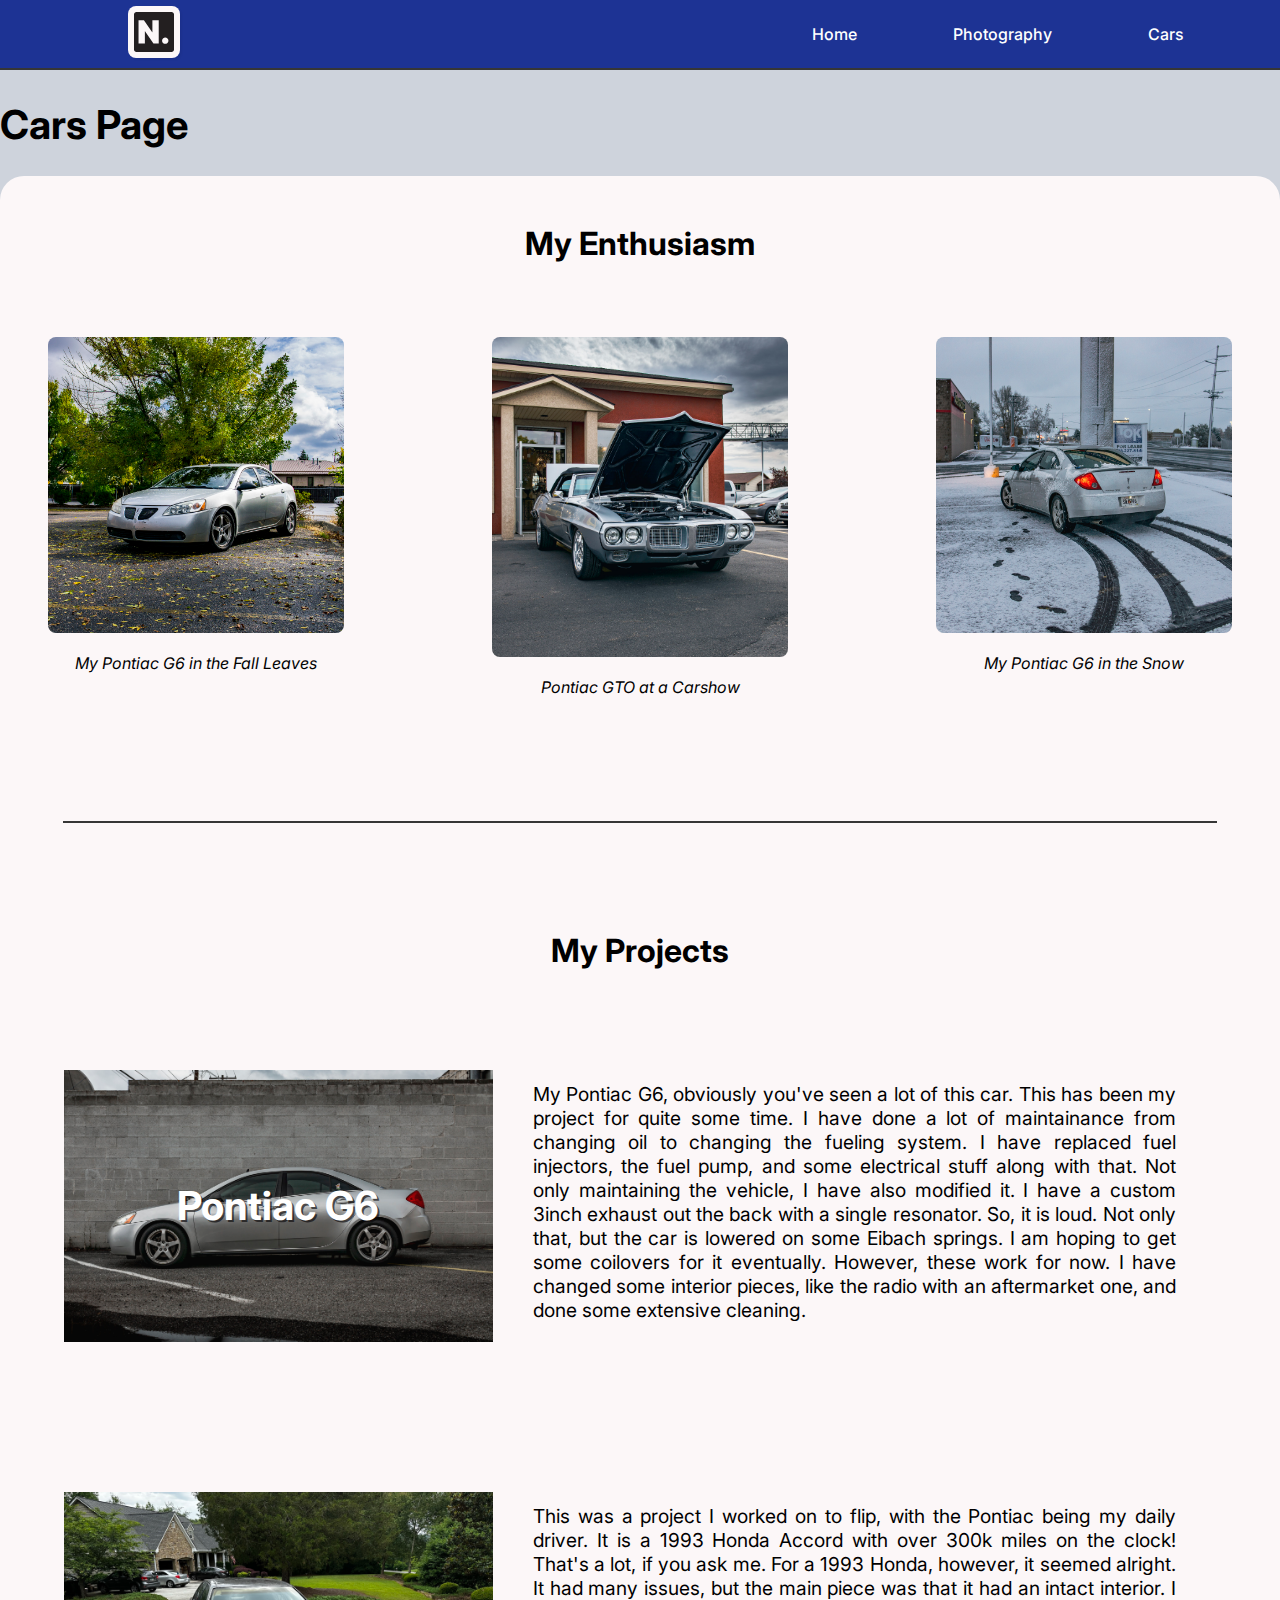
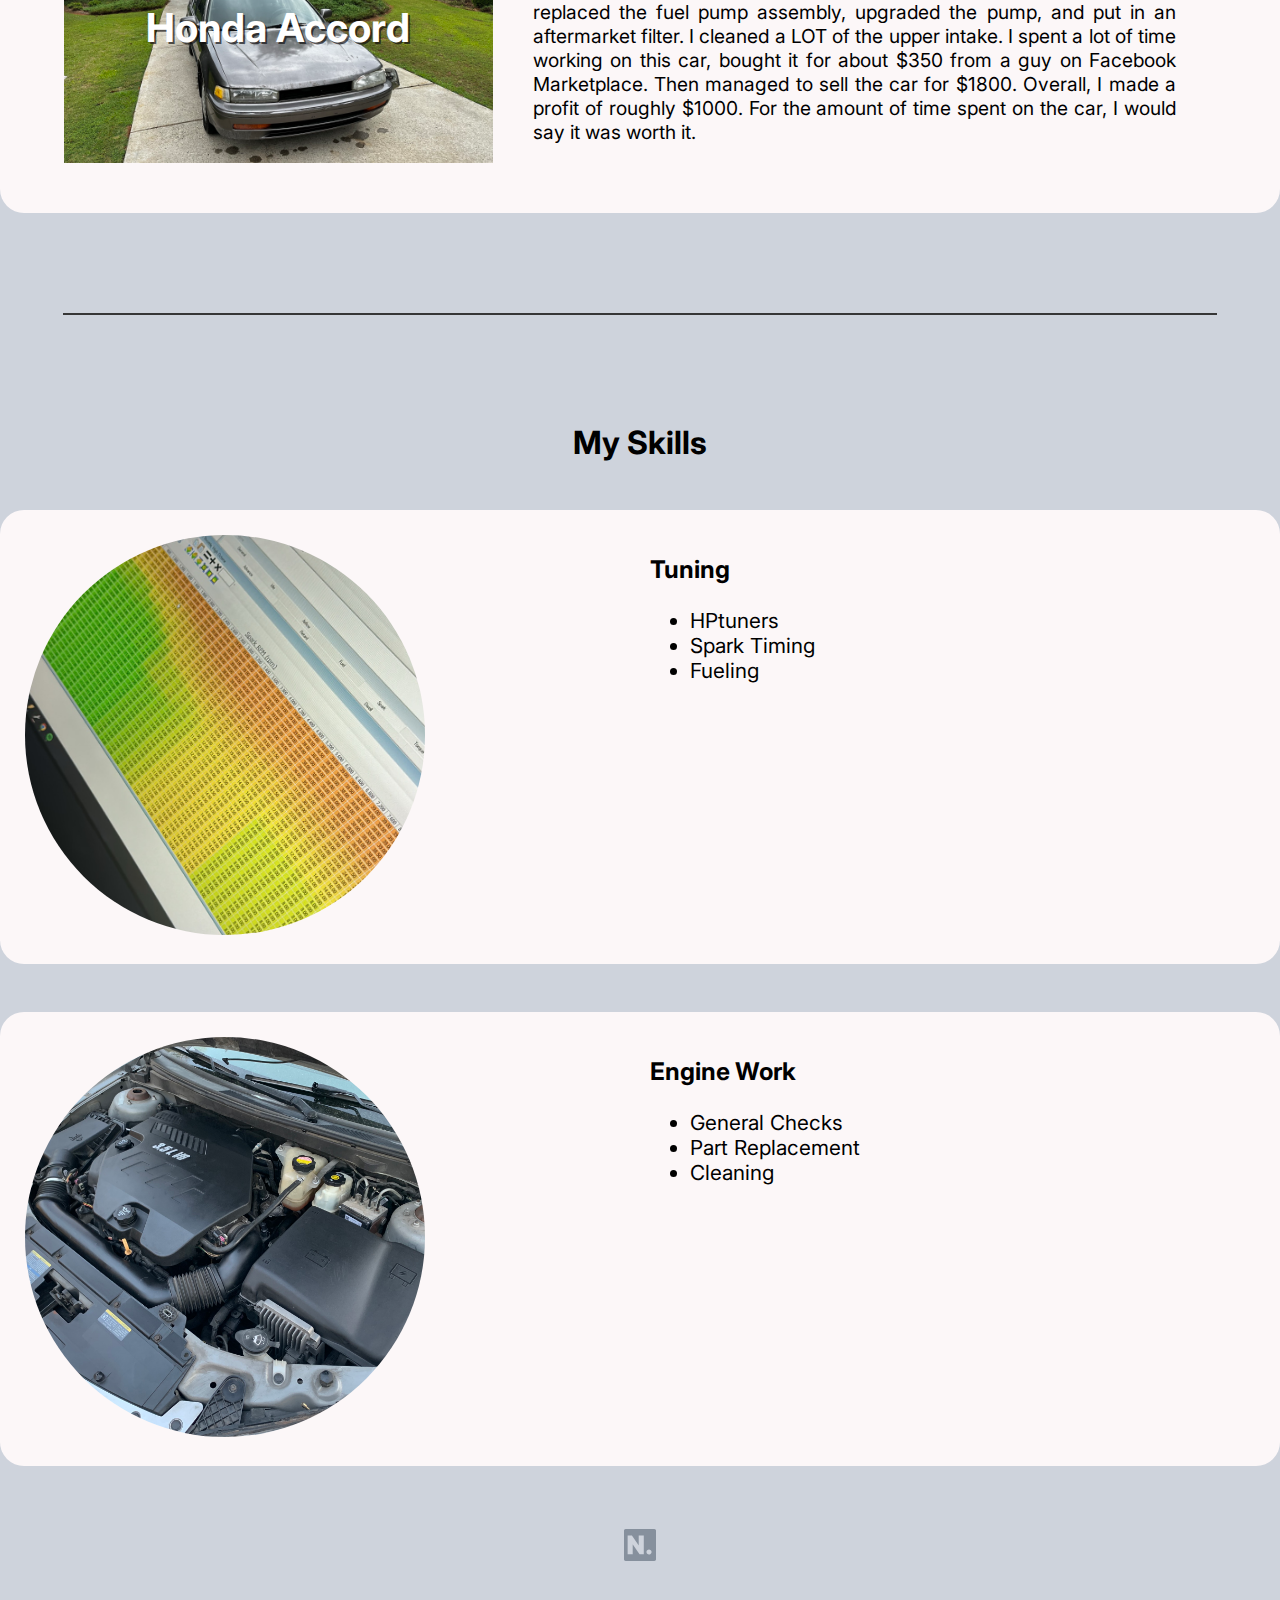
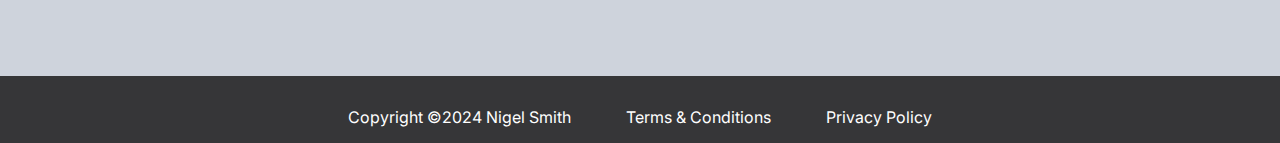
<file: cars/index.html>
<!DOCTYPE html>
<html lang="en-us">
    <head>
        <title>Cars | Nigel's Site</title>
        <meta charset="UTF-8">
        <link rel="icon" type="image/x-icon" href="../img/favicon/favicon-32x32.png">
        <meta name="description" content="Nigel's Personal Website">
        <meta name="keywords" content="HTML, CSS, JavaScript">
        <meta name="author" content="Nigel Smith">
        <meta name="viewport" content="width=device-width, initial-scale=1.0">
        <link rel="stylesheet" href="./styles/cars.css">
        <link rel="preconnect" href="https://fonts.googleapis.com">
        <link rel="preconnect" href="https://fonts.gstatic.com" crossorigin>
        <link href="https://fonts.googleapis.com/css2?family=Inter:wght@100..900&display=swap" rel="stylesheet">
    </head>
    <body>
        <header>
            <div id="navbar">
                <a href="../">
                    <img src="../img/logo.svg" class="logo" alt="Main Logo">
                </a>
                <nav>
                    <a class="navbar" href="../">Home</a>
                    <a class="middle navbar" href="../photography">Photography</a>
                    <a class="navbar" href="#">Cars</a>
                </nav>
            </div>
        </header>
        <main>
            <h1>Cars Page</h1>
            <div id="first">
                <h2>My Enthusiasm</h2>
                <div id="car-showcase">
                    <div class="vertical">
                        <img src="img/g6-leaves.jpg" alt="Pontiac G6 in Leaves">
                        <p class="quote">My Pontiac G6 in the Fall Leaves</p>
                        <!-- <p>FILLER Lorem ipsum dolor sit amet, consectetur adipiscing elit, sed do eiusmod tempor incididunt ut labore et dolore magna aliqua. Vel orci porta non pulvinar neque laoreet suspendisse interdum consectetur. Id faucibus nisl tincidunt eget nullam non. Lacus sed turpis tincidunt id aliquet risus. Praesent semper feugiat nibh sed pulvinar proin. Facilisi nullam vehicula ipsum a arcu cursus vitae. Ut porttitor leo a diam sollicitudin tempor. Tellus in hac habitasse platea. Sem et tortor consequat id porta. Posuere morbi leo urna molestie at elementum eu facilisis sed. Varius quam quisque id diam vel quam elementum pulvinar. Turpis egestas sed tempus urna et pharetra pharetra massa massa.                        </p> -->
                    </div>
                    <div class="vertical">
                        <img src="img/oldie-car.jpg" alt="Pontiac GTO at Carshow">
                        <p class="quote">Pontiac GTO at a Carshow</p>
                        <!-- <p>FILLER Lorem ipsum dolor sit amet, consectetur adipiscing elit, sed do eiusmod tempor incididunt ut labore et dolore magna aliqua. Vel orci porta non pulvinar neque laoreet suspendisse interdum consectetur. Id faucibus nisl tincidunt eget nullam non. Lacus sed turpis tincidunt id aliquet risus. Praesent semper feugiat nibh sed pulvinar proin. Facilisi nullam vehicula ipsum a arcu cursus vitae. Ut porttitor leo a diam sollicitudin tempor. Tellus in hac habitasse platea. Sem et tortor consequat id porta. Posuere morbi leo urna molestie at elementum eu facilisis sed. Varius quam quisque id diam vel quam elementum pulvinar. Turpis egestas sed tempus urna et pharetra pharetra massa massa.                        </p> -->
                    </div>
                    <div class="vertical">
                        <img src="img/pontiac-snow.jpg" alt="Pontiac G6 in the Snow">
                        <p class="quote">My Pontiac G6 in the Snow</p>
                        <!-- <p>FILLER Lorem ipsum dolor sit amet, consectetur adipiscing elit, sed do eiusmod tempor incididunt ut labore et dolore magna aliqua. Vel orci porta non pulvinar neque laoreet suspendisse interdum consectetur. Id faucibus nisl tincidunt eget nullam non. Lacus sed turpis tincidunt id aliquet risus. Praesent semper feugiat nibh sed pulvinar proin. Facilisi nullam vehicula ipsum a arcu cursus vitae. Ut porttitor leo a diam sollicitudin tempor. Tellus in hac habitasse platea. Sem et tortor consequat id porta. Posuere morbi leo urna molestie at elementum eu facilisis sed. Varius quam quisque id diam vel quam elementum pulvinar. Turpis egestas sed tempus urna et pharetra pharetra massa massa.                        </p> -->
                    </div>
                </div>
                <hr>
                <h2>My Projects</h2>
                <div class="horizontal">
                    <div class="slideshow one">
                        <h1>Pontiac G6</h1>
                    </div>

                    <p>My Pontiac G6, obviously you've seen a lot of this car. This has been my project for quite some time. I have done a lot of maintainance from changing oil to changing the fueling system. I have replaced fuel injectors, the fuel pump, and some electrical stuff along with that. Not only maintaining the vehicle, I have also modified it. I have a custom 3inch exhaust out the back with a single resonator. So, it is loud. Not only that, but the car is lowered on some Eibach springs. I am hoping to get some coilovers for it eventually. However, these work for now. I have changed some interior pieces, like the radio with an aftermarket one, and done some extensive cleaning.</p>
                </div>
                <div class="horizontal">
                    <div class="slideshow two">
                        <h1>Honda Accord</h1>
                    </div>
                    <p>This was a project I worked on to flip, with the Pontiac being my daily driver. It is a 1993 Honda Accord with over 300k miles on the clock! That's a lot, if you ask me. For a 1993 Honda, however, it seemed alright. It had many issues, but the main piece was that it had an intact interior. I replaced the fuel pump assembly, upgraded the pump, and put in an aftermarket filter. I cleaned a LOT of the upper intake. I spent a lot of time working on this car, bought it for about $350 from a guy on Facebook Marketplace. Then managed to sell the car for $1800. Overall, I made a profit of roughly $1000. For the amount of time spent on the car, I would say it was worth it.</p>
                </div>
            </div>
            <hr>
            <div id="skills">
                <h2>My Skills</h2>
                <div class="skills-container">
                    <div>
                        <img src="img/tuning.jpg" class="skills-img" alt="A Laptop with Tuning Software on It">
                    </div>
                    <div class="skills-text">
                        <h3>Tuning</h3>
                        <ul>
                            <li>HPtuners</li>
                            <li>Spark Timing</li>
                            <li>Fueling</li>
                        </ul>
                    </div>
                </div>
                <div class="skills-container">
                    <div>
                        <img src="img/engine.jpeg" class="skills-img" alt="Engine Bay of a Pontiac">
                    </div>
                    <div class="skills-text">
                        <h3>Engine Work</h3>
                        <ul>
                            <li>General Checks</li>
                            <li>Part Replacement</li>
                            <li>Cleaning</li>
                        </ul>
                    </div>
                </div>
            </div>
            <div id="bottom">
                <svg id="Layer_2" data-name="Layer 2" xmlns="http://www.w3.org/2000/svg" viewBox="0 0 390.14 390.14">
                  <defs>
                    <style>
                      .cls-1 {
                        fill: #1f304469;
                        stroke-width: 0px;
                        transition: 0.5s;
                      }
                      .cls-1:hover {
                        fill: #1f3044;
                      }
                    </style>
                  </defs>
                  <path class="cls-1" d="M370.3,0H19.84C8.88,0,0,8.88,0,19.84v350.46c0,10.96,8.88,19.84,19.84,19.84h350.46c10.96,0,19.84-8.88,19.84-19.84V19.84c0-10.96-8.88-19.84-19.84-19.84ZM241.24,307.13h-51.58l-82.27-119.62h-1.33v119.62h-61.81V79.45h52.47l80.93,119.17h1.78v-119.17h61.81v227.67ZM331.46,295.29c-2.93,4.71-6.73,8.45-11.4,11.23-4.67,2.78-9.75,4.17-15.23,4.17-8.6,0-15.95-3.02-22.07-9.06-6.11-6.04-9.14-13.4-9.06-22.07-.08-8.45,2.95-15.68,9.06-21.68,6.11-6,13.47-9,22.07-9,8.15,0,15.36,3,21.62,9,6.26,6,9.43,13.23,9.5,21.68-.08,5.78-1.58,11.02-4.5,15.73Z"/>
                </svg>
            </div>
        </main>
        <footer>
            <div class="footer-legal">
                <p>Copyright &copy;2024 Nigel Smith</p>
                <p>Terms & Conditions</p>
                <p>Privacy Policy</p>
            </div>
        </footer>
    </body>
</html>
</file>
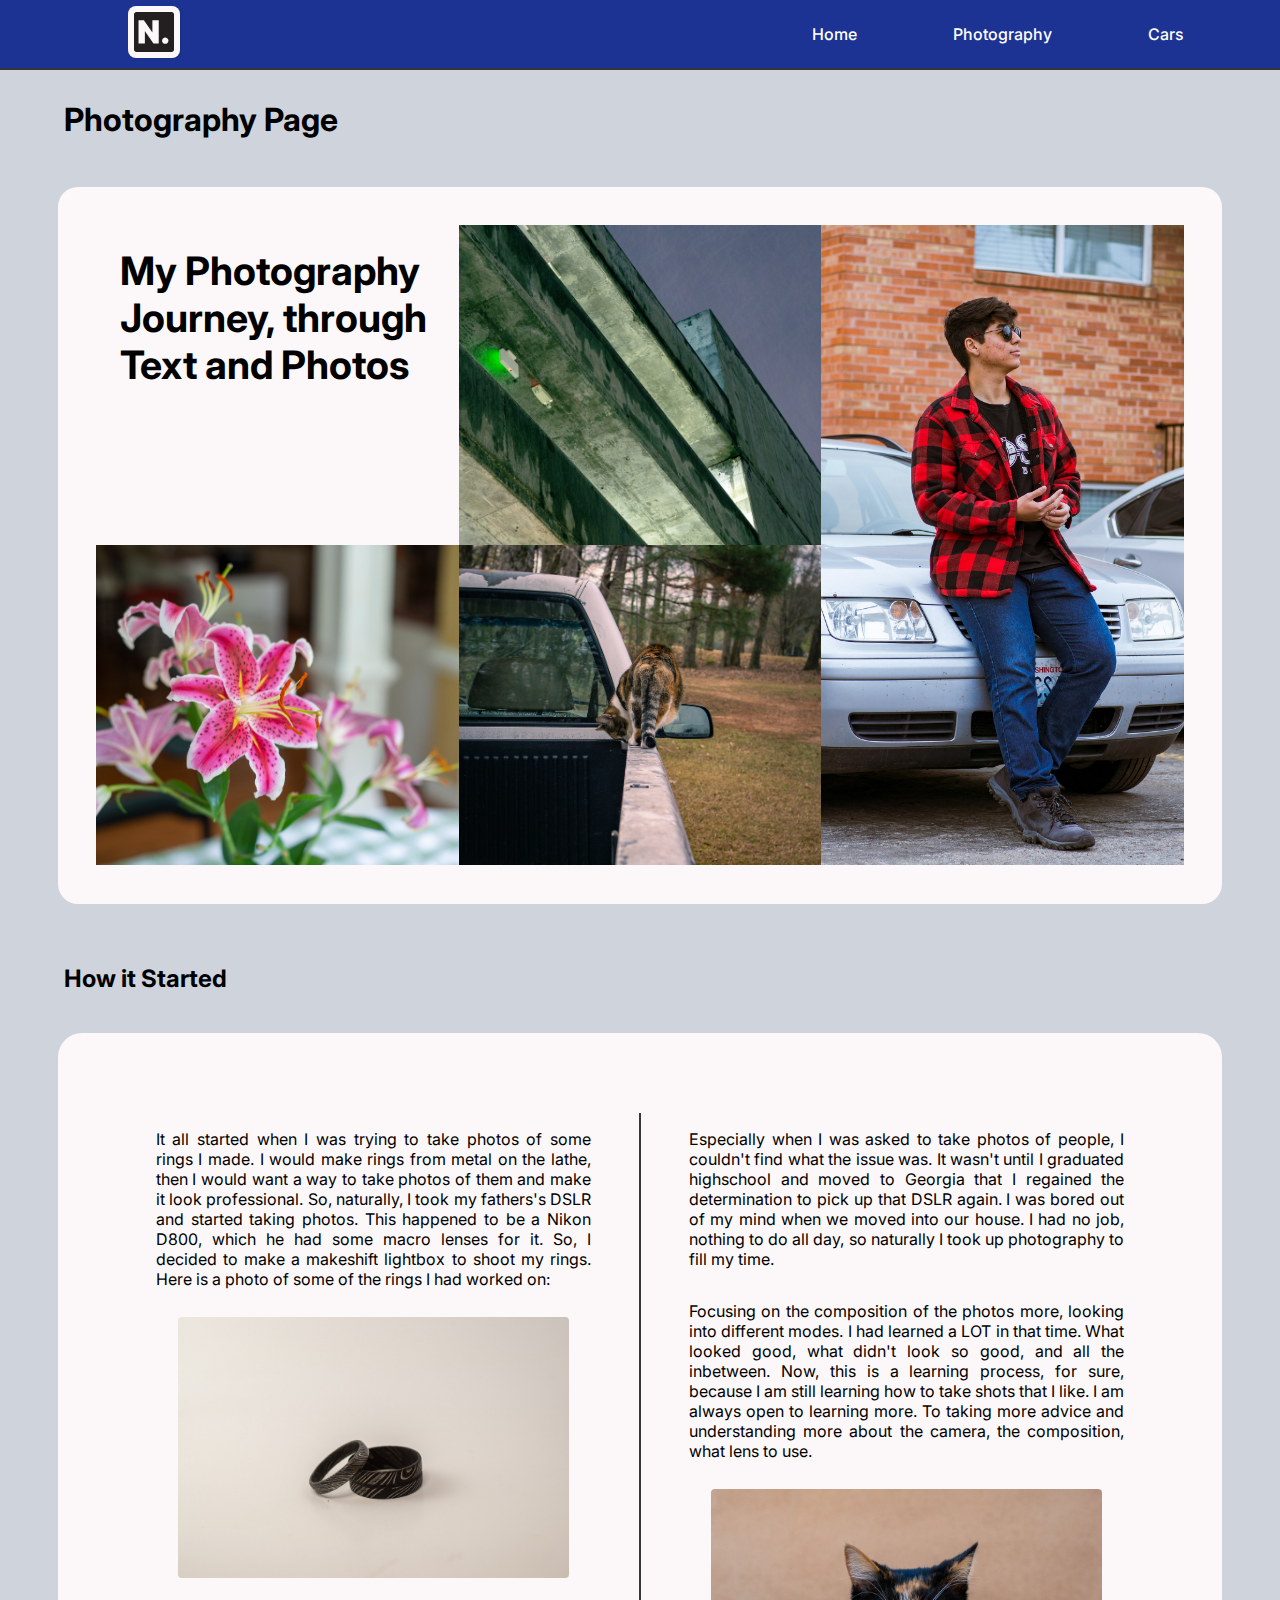
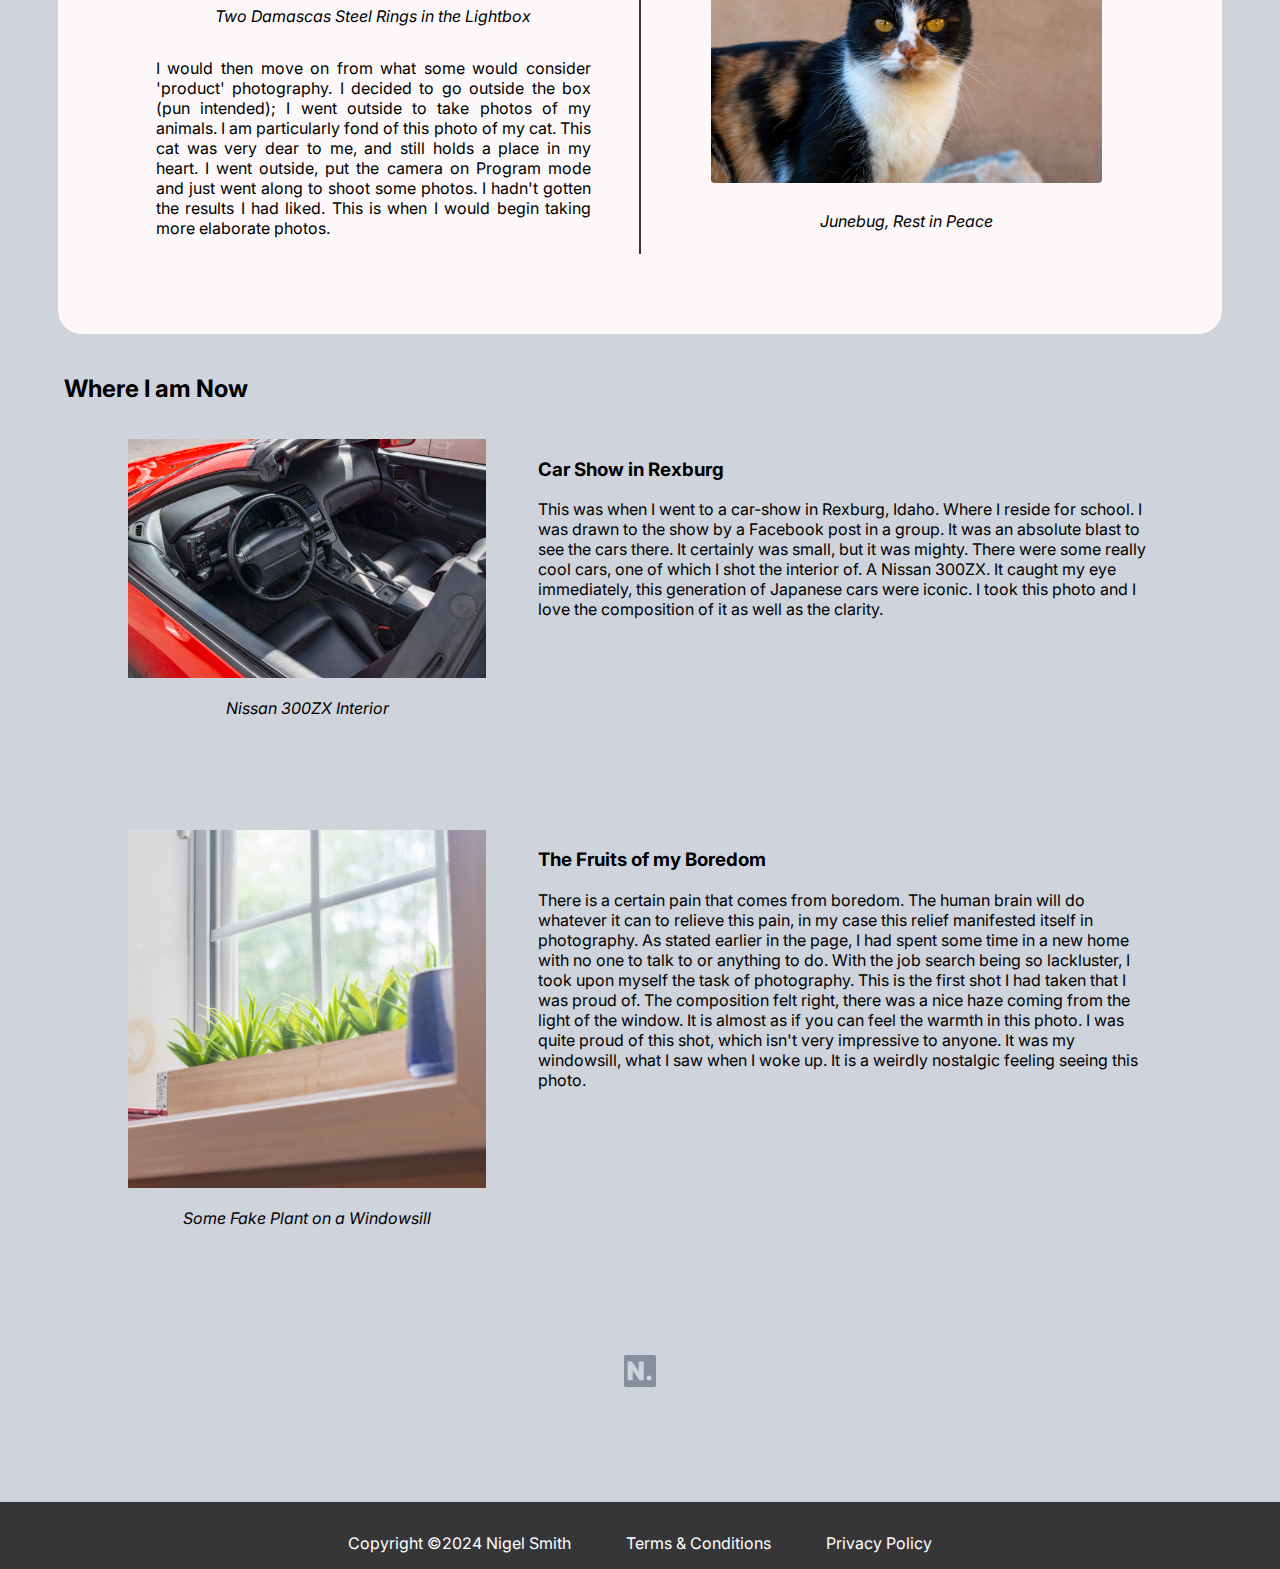
<file: photography/index.html>
<!DOCTYPE html>
<html lang="en-us">
    <head>
        <title>Photography | Nigel's Site</title>
        <meta charset="UTF-8">
        <link rel="icon" type="image/x-icon" href="../img/favicon/favicon-32x32.png">
        <meta name="description" content="Nigel's Personal Website">
        <meta name="keywords" content="HTML, CSS, JavaScript">
        <meta name="author" content="Nigel Smith">
        <meta name="viewport" content="width=device-width, initial-scale=1.0">
        <link rel="stylesheet" href="./styles/photography.css">
        <link rel="preconnect" href="https://fonts.googleapis.com">
        <link rel="preconnect" href="https://fonts.gstatic.com" crossorigin>
        <link href="https://fonts.googleapis.com/css2?family=Inter:wght@100..900&display=swap" rel="stylesheet">
    </head>
    <body>
        <header>
            <div id="navbar">
                <a href="../">
                    <img src="../img/logo.svg" class="logo" alt="Main Logo">
                </a>
                <nav>
                    <a class="navbar" href="../">Home</a>
                    <a class="middle navbar" href="#">Photography</a>
                    <a class="navbar" href="../cars">Cars</a>
                </nav>
            </div>
        </header>
        <main>
            <h1>Photography Page</h1>
            <section id="photo-grid">
                <div class="item-a gr"><h3>My Photography Journey, through Text and Photos</h3></div>
                <div class="item-b gr"></div>
                <div class="item-c gr"></div>
                <div class="item-d gr"></div>
                <!-- <div class="item-e gr"></div> -->
                <div class="item-f gr"></div>
            </section>
            <h2 class="news-heading">How it Started</h2>
            <section id="newspaper">
                <div class="news">
                    <p>It all started when I was trying to take photos of some rings I made. I would make rings from metal on the lathe, then I would want a way to take photos of them and make it look professional. So, naturally, I took my fathers's DSLR and started taking photos. This happened to be a Nikon D800, which he had some macro lenses for it. So, I decided to make a makeshift lightbox to shoot my rings. Here is a photo of some of the rings I had worked on:</p>
                    <img src="img/rings.jpg" alt="Two Steel Rings with a Zebra Pattern">
                    <p class="quote">Two Damascas Steel Rings in the Lightbox</p>
                    <p>I would then move on from what some would consider 'product' photography. I decided to go outside the box (pun intended); I went outside to take photos of my animals. I am particularly fond of this photo of my cat. This cat was very dear to me, and still holds a place in my heart. I went outside, put the camera on Program mode and just went along to shoot some photos. I hadn't gotten the results I had liked. This is when I would begin taking more elaborate photos. </p>
                </div>
                <div class="news-div"></div>
                <div class="news second">
                    <p>Especially when I was asked to take photos of people, I couldn't find what the issue was. It wasn't until I graduated highschool and moved to Georgia that I regained the determination to pick up that DSLR again. I was bored out of my mind when we moved into our house. I had no job, nothing to do all day, so naturally I took up photography to fill my time.                     </p>
                    <p>Focusing on the composition of the photos more, looking into different modes. I had learned a LOT in that time. What looked good, what didn't look so good, and all the inbetween. Now, this is a learning process, for sure, because I am still learning how to take shots that I like. I am always open to learning more. To taking more advice and understanding more about the camera, the composition, what lens to use.                     </p>
                    <img src="img/junebug.jpg" alt="Portrait Headon of a Calico Cat">
                    <p class="quote">Junebug, Rest in Peace</p>
                </div>
            </section>
            <h2>Where I am Now</h2>
            <section id="now">
                <div class="story">
                    <div class="story-img">
                        <img src="img/car-interior.jpg" alt="The Interior Of A Car">
                        <p class="quote">Nissan 300ZX Interior</p>
                    </div>
                    <div class="story-text">
                        <h3>Car Show in Rexburg</h3>
                        <p>This was when I went to a car-show in Rexburg, Idaho. Where I reside for school. I was drawn to the show by a Facebook post in a group. It was an absolute blast to see the cars there. It certainly was small, but it was mighty. There were some really cool cars, one of which I shot the interior of. A Nissan 300ZX. It caught my eye immediately, this generation of Japanese cars were iconic. I took this photo and I love the composition of it as well as the clarity.</p>
                    </div>
                </div>
                <div class="story">
                    <div class="story-img">
                        <img src="img/plant.jpg" alt="Plant on a windowsill">
                        <p class="quote">Some Fake Plant on a Windowsill</p>
                    </div>
                    <div class="story-text">
                        <h3>The Fruits of my Boredom</h3>
                        <p>There is a certain pain that comes from boredom. The human brain will do whatever it can to relieve this pain, in my case this relief manifested itself in photography. As stated earlier in the page, I had spent some time in a new home with no one to talk to or anything to do. With the job search being so lackluster, I took upon myself the task of photography. This is the first shot I had taken that I was proud of. The composition felt right, there was a nice haze coming from the light of the window. It is almost as if you can feel the warmth in this photo. I was quite proud of this shot, which isn't very impressive to anyone. It was my windowsill, what I saw when I woke up. It is a weirdly nostalgic feeling seeing this photo. </p>
                    </div>
                </div>
            </section>
            <div id="bottom">
                <svg id="Layer_2" data-name="Layer 2" xmlns="http://www.w3.org/2000/svg" viewBox="0 0 390.14 390.14">
                  <defs>
                    <style>
                      .cls-1 {
                        fill: #1f304469;
                        stroke-width: 0px;
                        transition: 0.5s;
                      }
                      .cls-1:hover {
                        fill: #1f3044;
                      }
                    </style>
                  </defs>
                  <path class="cls-1" d="M370.3,0H19.84C8.88,0,0,8.88,0,19.84v350.46c0,10.96,8.88,19.84,19.84,19.84h350.46c10.96,0,19.84-8.88,19.84-19.84V19.84c0-10.96-8.88-19.84-19.84-19.84ZM241.24,307.13h-51.58l-82.27-119.62h-1.33v119.62h-61.81V79.45h52.47l80.93,119.17h1.78v-119.17h61.81v227.67ZM331.46,295.29c-2.93,4.71-6.73,8.45-11.4,11.23-4.67,2.78-9.75,4.17-15.23,4.17-8.6,0-15.95-3.02-22.07-9.06-6.11-6.04-9.14-13.4-9.06-22.07-.08-8.45,2.95-15.68,9.06-21.68,6.11-6,13.47-9,22.07-9,8.15,0,15.36,3,21.62,9,6.26,6,9.43,13.23,9.5,21.68-.08,5.78-1.58,11.02-4.5,15.73Z"/>
                </svg>
            </div>
        </main>
        <footer>
            <div class="footer-legal">
                <p>Copyright &copy;2024 Nigel Smith</p>
                <p>Terms & Conditions</p>
                <p>Privacy Policy</p>
            </div>
        </footer>
    </body>
</html>
</file>
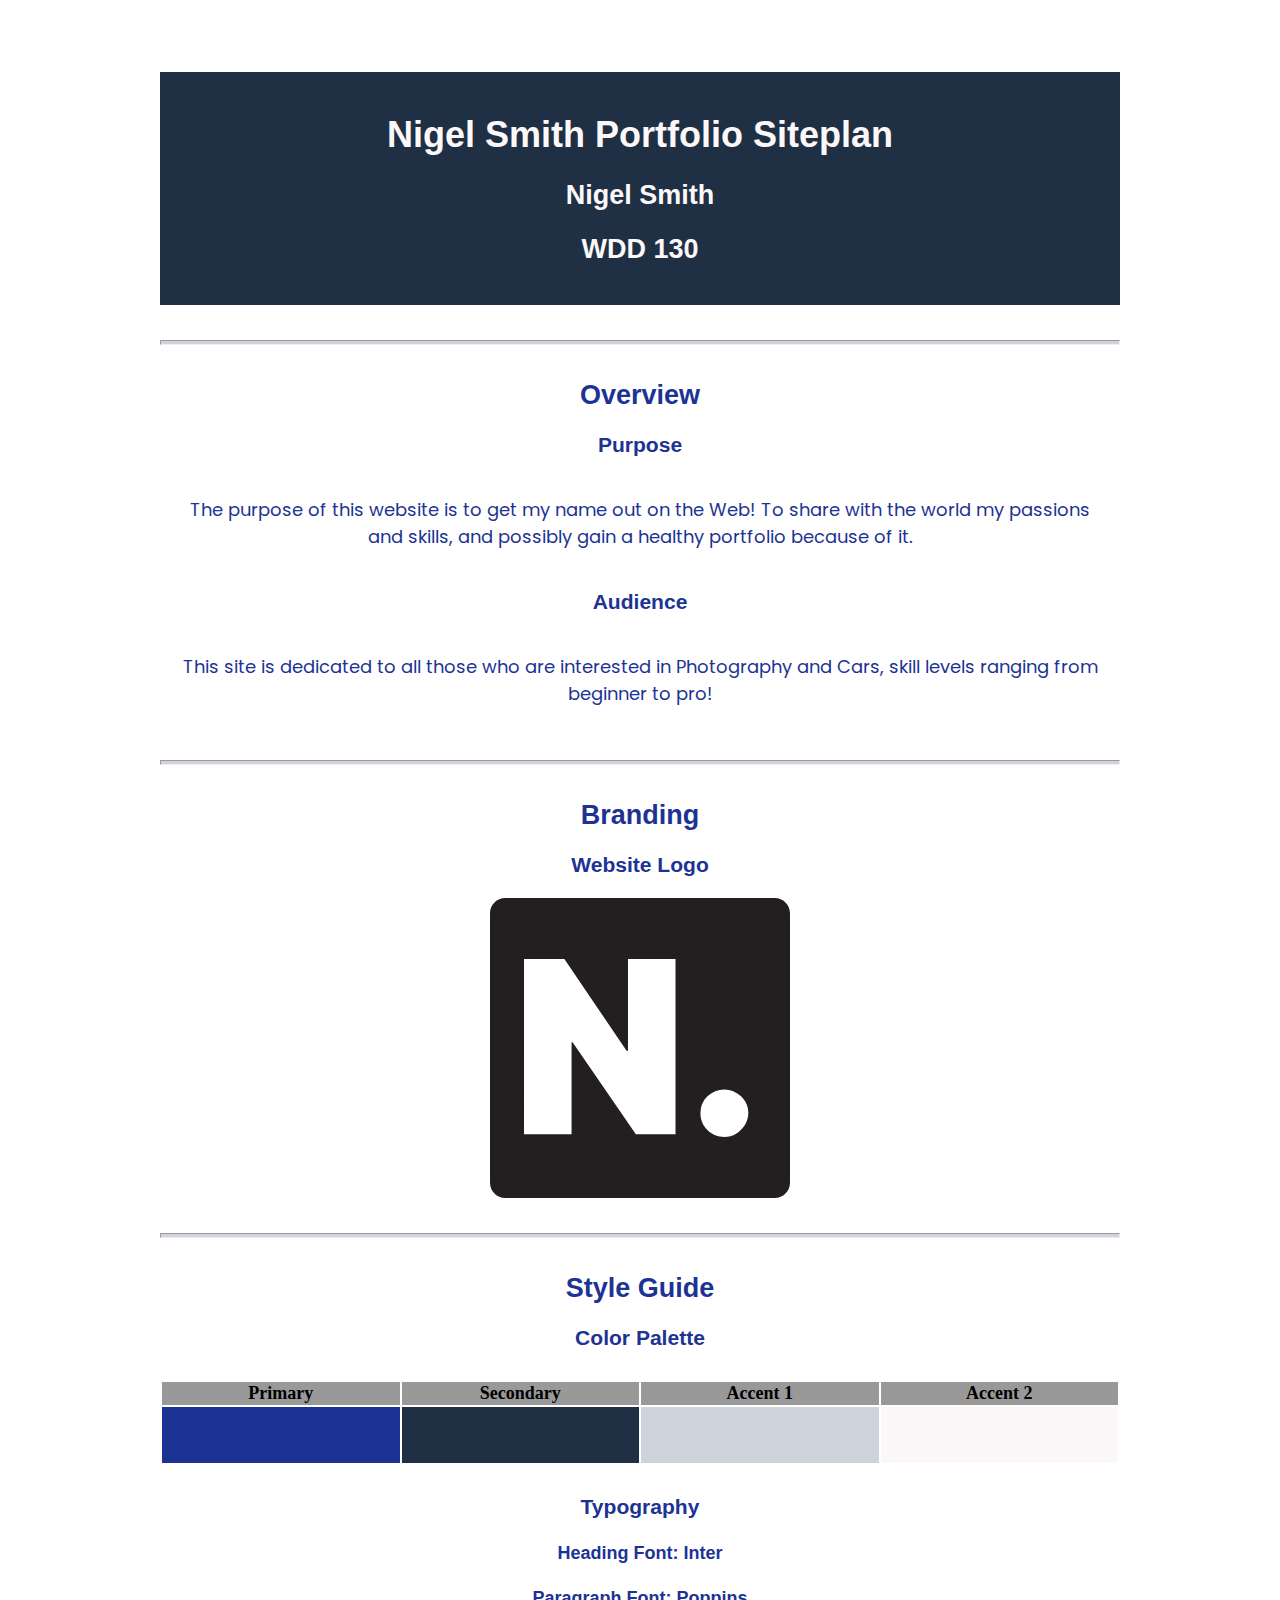
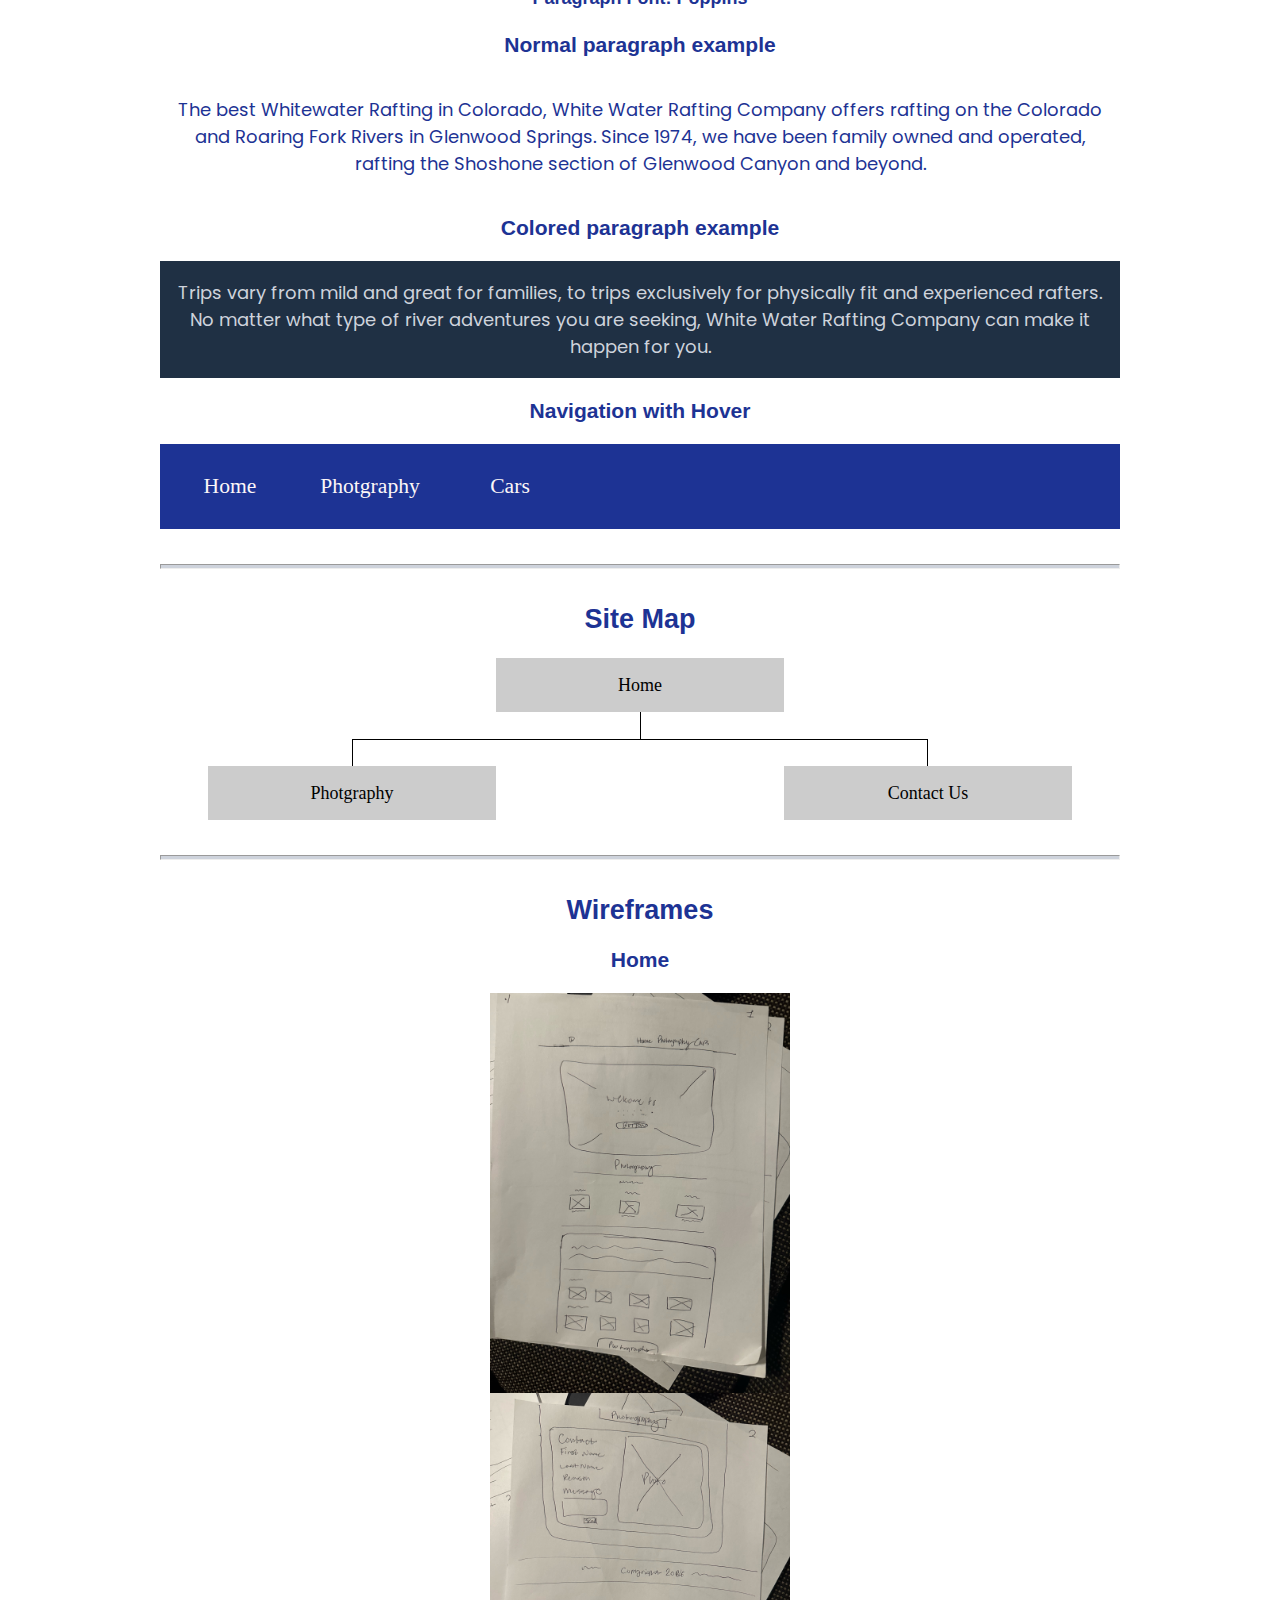
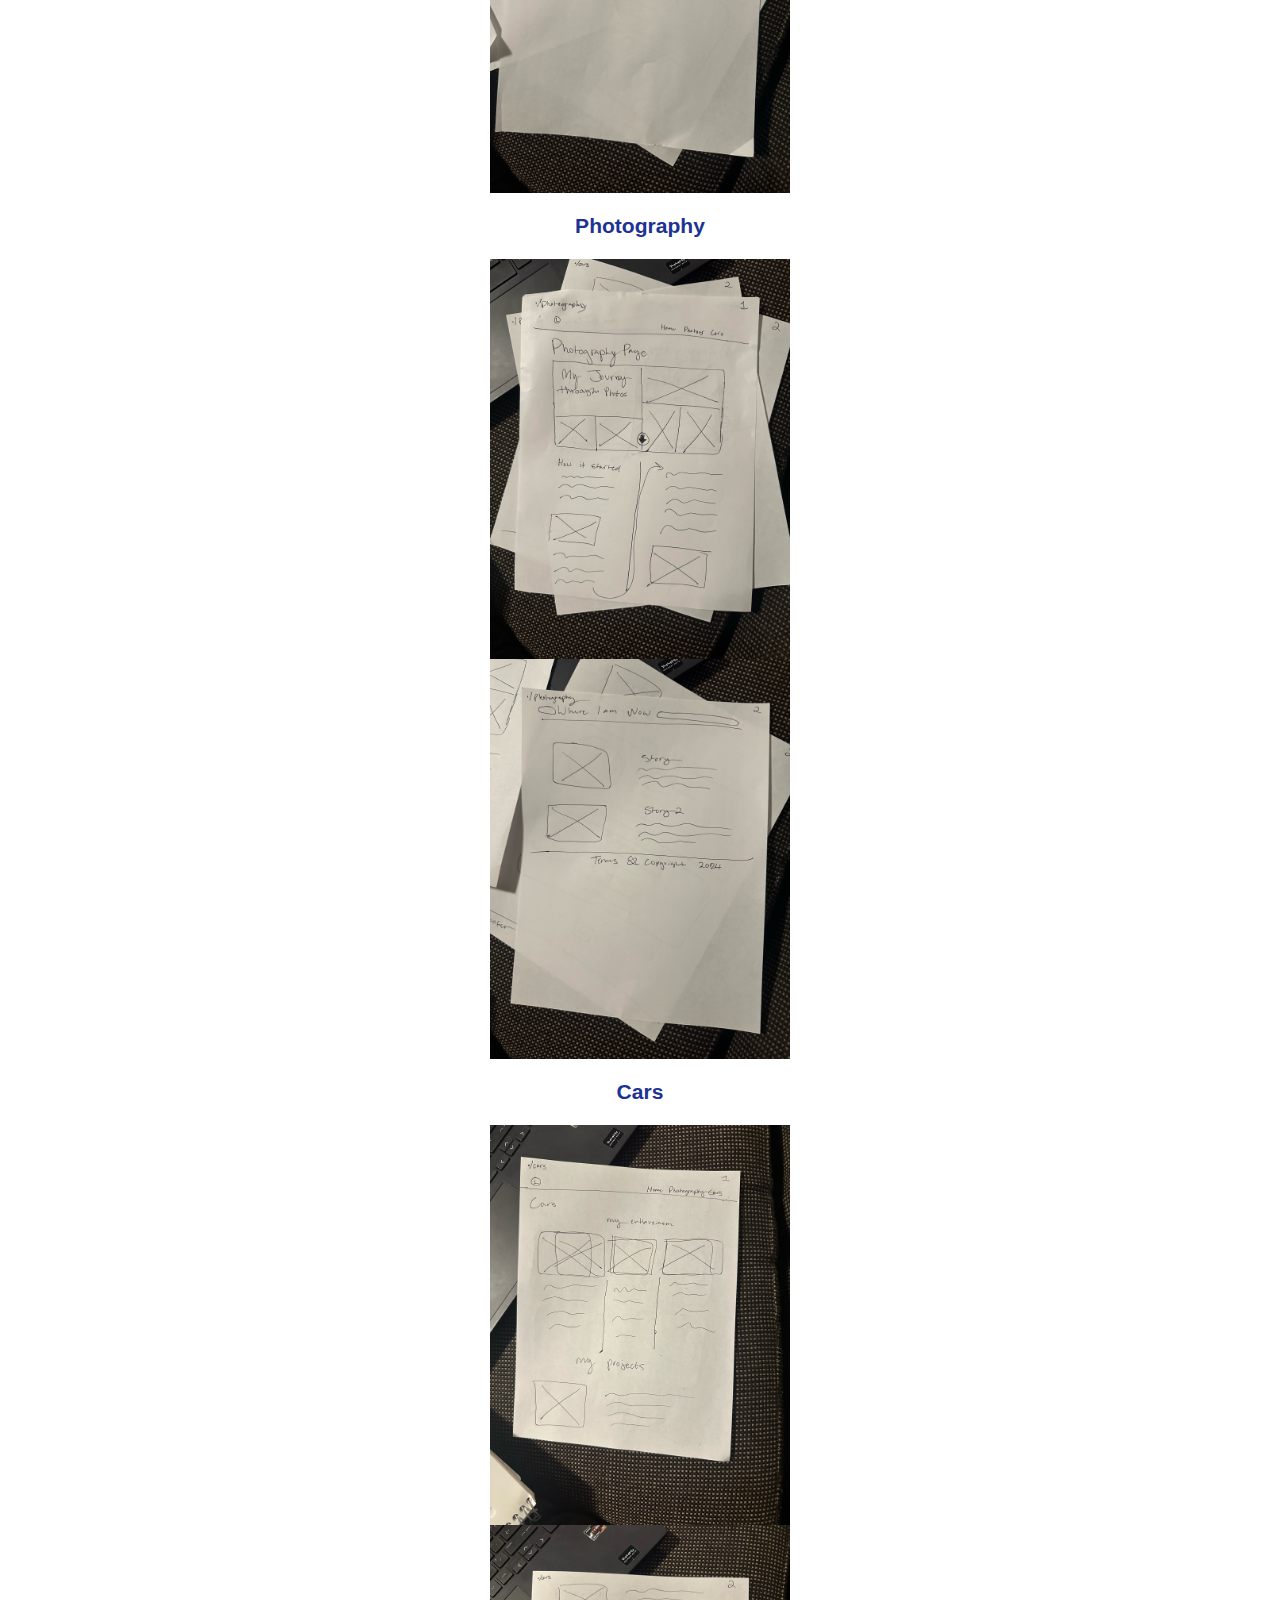
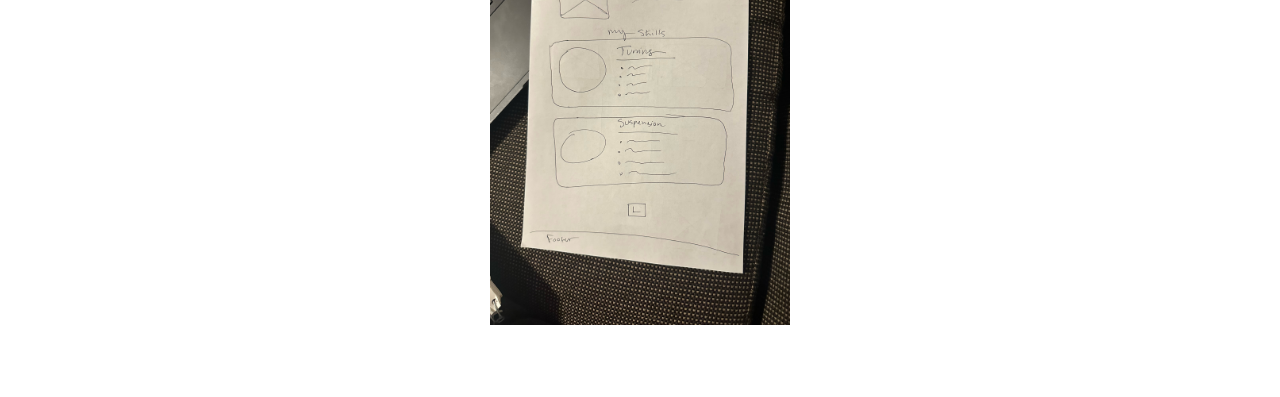
<file: siteplan.html>
<!DOCTYPE html>
<html lang="en-us">

<head>
  <meta charset="utf-8" />
  <title>Site Plan</title>
  <link type="text/css" rel="stylesheet" href="styles/site-plan.css" />
  <link rel="preconnect" href="https://fonts.googleapis.com">
  <link rel="preconnect" href="https://fonts.gstatic.com" crossorigin>
  <link href="https://fonts.googleapis.com/css2?family=Bebas+Neue&family=Lora:ital,wght@0,400;0,500;0,600;1,400;1,500;1,600&family=Poppins:ital,wght@0,300;0,400;0,600;1,300;1,400;1,600&display=swap" rel="stylesheet">

</head>

<body>
  <header>
    <h1>Nigel Smith Portfolio Siteplan</h1>
    <h2>Nigel Smith</h2>
    <h2>WDD 130</h2>
    <!-- In the header above, add the name of your site, your name and class number. For example if you are in section 3 you would put WDD 130-03 -->
  </header>
  <main>
    <!-- ------------------------Steps 2-5------------------------------ -->
    <hr >
    <h2>Overview</h2>
    <h3>Purpose</h3>
    <p>The purpose of this website is to get my name out on the Web! To share with the world my passions and skills, and possibly gain a healthy portfolio because of it.</p>
    <!-- change this -->
    
    <h3>Audience</h3>
    <p>This site is dedicated to all those who are interested in Photography and Cars, skill levels ranging from beginner to pro!</p>
    <!-- change this -->

    <hr>
    <h2>Branding</h2>
    <h3>Website Logo</h3>
    <!-- Replace this with some sort of logo for your site.  A logo can be as simple as the name of your site in a nice font :) -->
    <img src="img/logo.svg" alt="Logo image" />
    <hr />
    <h2>Style Guide</h2>

    <!-- ------------------------Steps 6-9------------------------------ -->

    <h3>Color Palette</h3>
    <!--  The colors you choose for a website are one of the most important decisions you will make. You should have at least 2 colors but do not have to fill in all 4 if you do not need them.  -->
    
    <table class="colors">
      <tr>
        <th>Primary</th>
        <th>Secondary</th>
        <th>Accent 1</th>
        <th>Accent 2</th>
      </tr>
      
      <tr>
        <td class="primary"></td>
        <td class="secondary"></td>
        <td class="accent1"></td>
        <td class="accent2"></td>
      </tr>
    </table>

    <!-- ------------------------Steps 10-12------------------------------ -->

    <h3>Typography</h3>
    <!-- Choose a font for your paragraphs (body copy) and headlines. What font(s) have you chosen? Think also about which of your colors above you might use for background and font colors. -->

    <h4>
      Heading Font: Inter
      <!-- change this -->
    </h4>
    <h4>
      Paragraph Font: Poppins
      <!-- change this -->
    </h4>
    <h3>Normal paragraph example</h3>
    <p>
      The best Whitewater Rafting in Colorado, White Water Rafting Company
      offers rafting on the Colorado and Roaring Fork Rivers in Glenwood
      Springs. Since 1974, we have been family owned and operated, rafting the
      Shoshone section of Glenwood Canyon and beyond.
    </p>
    <h3>Colored paragraph example</h3>
    <p class="colored">
      Trips vary from mild and great for families, to trips exclusively for
      physically fit and experienced rafters. No matter what type of river
      adventures you are seeking, White Water Rafting Company can make it
      happen for you.
    </p>

    <!-- ------------------------Step 13------------------------------ -->

    <h3>Navigation with Hover</h3>
    <!-- Think about how you want your navigation bar to look. In the site-plan.css file change the colors to your colors to get the look you desire. -->
    <nav>
      <a href="#">Home</a>
      <a href="#">Photgraphy</a>
      <a href="#">Cars</a>
    </nav>
    <hr />
    <h2>Site Map</h2>
    <div class="sitemap">
      <div class="sm-home">Home</div>
      <div class="sm-page2">
        Photgraphy
        <!-- this page will have a name later -->
      </div>
      <div class="sm-page3">Contact Us</div>
      <div class="top">&nbsp;</div>
      <div class="left">&nbsp;</div>
      <div class="right">&nbsp;</div>
    </div>
    <hr />
    <h2>Wireframes</h2>
    <!-- Create an additional wireframe for your site. List it here below the Home page wireframe. -->

    <h3>Home</h3>

    <img src="siteimg/main1.jpg" alt="home page wireframe" />
    <img src="siteimg/main2.jpg" alt="home 2">
    <h3>Photography</h3>
    <img src="siteimg/photo1.jpg" alt="photo1">
    <img src="siteimg/photo2.jpg" alt="photo2">
    <h3>Cars</h3>
    <img src="siteimg/cars1.jpg" alt="cars1">
    <img src="siteimg/cars2.jpg" alt="cars2">
    <!-- <img src="#" alt="page 2 wireframe"> -->
  </main>
</body>

</html>
</file>
<file: cars/styles/cars.css>
/* 
Colors:
Dark Blue - #1f3044
Lighter Blue - #1d3394
Light Grey - 
White - 

*/

html {
    scroll-behavior: smooth;
}

body {
    margin: 0;
    background-color: #CED3DC;
    font-family: 'Inter', sans-serif;
}

a {
    text-decoration: none;
    color: white;
}

/* Header and Footer */
/* Header & Nav */
header {
    background-color: #1d3394;
    width: 100%;
    top: 0;
    position: fixed;
    z-index: 99;
    border-bottom: 2px solid #363636;
}

#navbar {
    display: flex;
    width: 80%;
    max-width: 1600px;
    margin: auto;
    justify-content: space-between;
    align-items: center;
    font-weight: 500;
}

nav {
width: 30%;
display: flex;
justify-content: center;
}

a.navbar {
    padding: 24px 48px;
}

a.navbar:hover {
    background-color: #1f3044;
}

img.logo {
    width: 100%;
    padding: 6px;
    background-color: #FCF7F8;
    border-radius: 8px;
    box-shadow: 2px 2px 2px #0d0a0b0c;
    transition: 0.2s;
    max-width: 40px;
}

img.logo:hover {
    box-shadow: 2px 2px 2px #0D0A0B;
}

/* Footer */
footer {
    background-color: #363638;
    margin: 0;
    width: 100%;
    padding-top: 15px;
    text-align: center;
    color: white;
}

div.footer-legal {
    display: flex;
    justify-content: space-around;
    align-items: start;
    bottom: 0;
    margin: 20px;
    max-width: 1600px;
    width: 50%;
    margin: auto;
}


/* Main Content and Global*/

main {
    width: 100%;
    max-width: 1600px;
    margin: 100px auto;
}

.quote {
    font-style: italic;
}

hr {
    border: 1px solid #363636;
    margin: 60px auto;
    width: 90%;
}

h2 {
    font-size: 2em;
    padding-top: 48px;
}

h1 {
    font-size: 2.5em;
}

/* First Part */

#first {
    text-align: center;
    background-color: #FCF7F8;
    border-radius: 24px;
    width: 100%;
    margin: auto;
}

#car-showcase {
    display: flex;
    justify-content: space-between;
    padding: 48px;
}

.vertical {
    width: 25%;
}

.vertical img {
    width: 100%;
    max-width: 320px;
    max-height: 320px;
    object-fit: cover;
    border-radius: 8px;
}

/* Horizontal Projects */



.horizontal {
    display: flex;
    margin: 100px auto;
    width: 90%;
    padding-bottom: 50px;

}

.horizontal p {
    padding: 0 40px;
    text-align: justify;
    margin-top: 12px;
    font-size: 1.2em;
    width: 60%;
}

div.slideshow {
    width: 40%;
    display: flex;
    align-items: center;
    justify-content: center;
    background-position: center;
    background-size: cover;
    color: white;
    text-shadow: #0D0A0BAA 2px 2px;
    transition: 0.3s;
}

.one {
    background-image: url(../img/pontiac-side.jpg);
}

.one:hover {
    background-image: url(../img/DSC01032.jpg);
}

.two {
    background-image: url(../img/honda.JPEG);
}

.two:hover {
    background-image: url(../img/honda2.jpg);
}

/* .slideshow img {
    width: 100%;
    border-radius: 12px;
} */

/* Skills */

#skills h2 {
    text-align: center;
}

.skills-container {
    background-color: #FCF7F8;
    border-radius: 24px;
    width: 100%;
    margin: 48px 0;
    display: flex;
    justify-content: left;
}

.skills-img {
    width: 400px;
    height: 400px;
    padding: 25px;
    object-fit: cover;
    border-radius: 50%;
}

.skills-text {
    padding: 20px 200px;
    font-size: 1.3em;
}


/* Temp */

#bottom {
    width: 100%;
    display: flex;
    justify-content: center;

}

#bottom svg {
    width: 2em;
    margin: 15px;
}
</file>
<file: photography/styles/photography.css>
/* 
Colors:
Dark Blue - #1f3044
Lighter Blue - #1d3394
Light Grey - 
White - 

*/

html {
    scroll-behavior: smooth;
}

body {
    margin: 0;
    background-color: #CED3DC;
    font-family: 'Inter', sans-serif;
}

a {
    text-decoration: none;
    color: white;
}

/* Header and Footer */
/* Header & Nav */
header {
    background-color: #1d3394;
    width: 100%;
    top: 0;
    position: fixed;
    z-index: 99;
    border-bottom: 2px solid #363636;
}

#navbar {
    display: flex;
    width: 80%;
    max-width: 1600px;
    margin: auto;
    justify-content: space-between;
    align-items: center;
    font-weight: 500;
}

nav {
width: 30%;
display: flex;
justify-content: center;
}

a.navbar {
    padding: 24px 48px;
}

a.navbar:hover {
    background-color: #1f3044;
}

img.logo {
    width: 100%;
    padding: 6px;
    background-color: #FCF7F8;
    border-radius: 8px;
    box-shadow: 2px 2px 2px #0d0a0b0c;
    transition: 0.2s;
    max-width: 40px;
}

img.logo:hover {
    box-shadow: 2px 2px 2px #0D0A0B;
}

/* Footer */
footer {
    background-color: #363638;
    margin: 0;
    width: 100%;
    padding-top: 15px;
    text-align: center;
    color: white;
}

div.footer-legal {
    display: flex;
    justify-content: space-around;
    align-items: start;
    bottom: 0;
    margin: 20px;
    max-width: 1600px;
    width: 50%;
    margin: auto;
}


/* Main Content */

main {
    width: 100%;
    max-width: 1600px;
    margin: 100px auto;
}
/* 
img {
    object-fit: cover;
    width: 100%;
    object-position: center;
} */

.quote {
    font-style: italic;
    text-align: center;
}

h2 {
    width: 90%;
    margin: auto;

}

h1 {
    width: 90%;
    margin: 48px auto;
}

/* Photo-Grid */

#photo-grid {
    display: grid;
    grid-template-columns: 1fr 1fr 1fr 1fr 1fr 1fr;
    grid-template-rows: 320px 320px;
    width: 85%;
    padding: 3%;
    margin: auto;
    background-color: #FCF7F8;
    border-radius: 20px;
}

.gr {
    background-position: center;
    background-repeat: no-repeat;
    background-size: cover;
}

.item-a {
    grid-column: 1/3;
    grid-row: 1/2;
    font-size: 2.1em;
    text-align: left;
    background-image: none;
    padding: 10px 24px;
}

.item-a h3 {
    margin: 12px 0;
}

.item-b {
    grid-column: 1/3;
    grid-row: 2/3;
    width: 100%;
    background-image: url(../img/flower.jpg);
}

.item-c {
    grid-column: 3/5;
    grid-row: 2/3;
    width: 100%;
    background-image: url(../img/walnut.jpg);
}

.item-d {
    grid-column: 3/5;
    grid-row: 1/2;
    width: 100%;
    background-image: url(../img/building.jpg);

}

.item-e {
    width: 100%;
    grid-column: 4/5;
    background-image: url(../img/girl-walking.jpg);

}

.item-f {
    width: 100%;
    background-image: url(../img/sam-alt.jpg);
    grid-column: 5/7;
    grid-row: 1/3;
}

/* Next Section (Newspaper) */

#newspaper {
    width: 85%;
    margin: 40px auto;
    display: flex;
    justify-content: center;
    text-align: justify;
    background-color: #FCF7F8;
    padding: 80px 3%;
    border-radius: 24px;

}

.news-heading {
    margin: 60px auto 30px auto;
}

.news {
    width: 40%;
    display: flex;
    flex-direction: column;
    justify-content: start;
}

.news-div {
    border-right: 2px solid #363636;
    padding-left: 48px;
    margin-right: 48px;
}

.news img {
    width: 90%;
    margin: 12px auto;
    border-radius: 4px;
}

/* Next Section (Where I am Now) */

#now {
    width: 100%;
    margin: 36px auto;
}

#now img {
    width: 100%;
}

.story {
    display: flex;
    justify-content: space-between;
    width: 80%;
    margin: 24px auto 96px auto;
}

.story-img {
    width: 35%;
}

.story-text {
    width: 60%;
}

/* Bottom */

#bottom {
    width: 100%;
    display: flex;
    justify-content: center;

}

#bottom svg {
    width: 2em;
    margin: 15px;
}
</file>
<file: styles/site-plan.css>
/* if you are using any Google fonts change the font names below to your fonts. 
Any spaces in your font name should be replaced with a +. 
Fonts are separated by a & */

:root {
    /* change the values below to your colors from your palette */
    --primary-color: #1d3394   ;
    --secondary-color: #1f3044 ;
    --accent1-color: #CED3DC;
    --accent2-color: #FCF7F8;
  
    /* change the values below to your chosen font(s) */
    --heading-font: 'Inter', sans-serif;
    --paragraph-font: 'Poppins', sans-serif;
  
    /* these colors below should be chosen from among your palette colors above */
    --headline-color-on-white: #1d3394;  /* headlines on a white background */ 
    --headline-color-on-color: #FCF7F8; /* headlines on a colored background */ 
    --paragraph-color-on-white: #1d3394; /* paragraph text on a white background */ 
    --paragraph-color-on-color: #ced3DC; /* paragraph text on a colored background */ 
    --paragraph-background-color: #1f3044  ;
    --nav-link-color: #FCF7F8;
    --nav-background-color: #1d3394;
    --nav-hover-link-color: #FCF7F8;
    --nav-hover-background-color: #1f3044;
  }
  
  
  /*  Look around below...but DON'T CHANGE ANYTHING! */
  
  body {
    max-width: 960px;
    margin: 0 auto;
    padding: 4em;
    font-size: 18px;
    text-align: center;
  }
  img {
    display: block;
    margin: 0 auto;
    max-width: 300px;
  }
  h1, h2, h3, h4, h5, h6 {
    font-family: var(--heading-font);
    color: var(--headline-color-on-white);
  }
  h2 {
    text-align: center;
  }
  hr {
    height: 3px;
    margin: 35px 0;
    background: var(--accent1-color);
  }
  header {
    padding: 1em;
    text-align: center;
    color: var(--headline-color-on-color);
    background-color: var(--paragraph-background-color);
  }
  header > h1, header > h2 {
    color: var(--headline-color-on-color);
  }
  p {
    font-family: var(--paragraph-font);
    color: var(--paragraph-color-on-white);
    padding: 1em;
  }
  .colors {
    width: 100%;
    min-width: 350px;
    margin: 30px auto;
    text-align: center;
  }
  .colors th {
    background-color: #999;
  }
  .colors td{
    width: 25%;
    height: 3em;
  }
  .primary {
    background-color: var(--primary-color);
  }
  .secondary {
    background-color: var(--secondary-color);
  }
  .accent1 {
    background-color: var(--accent1-color);
  }
  .accent2{
    background-color: var(--accent2-color);
  }
  p.colored {
    background-color: var(--paragraph-background-color);
    color: var(--paragraph-color-on-color);
  }
  nav {
    background-color: var(--nav-background-color);
    line-height: 3em;
    text-align: center;
    font-size: 1.2em;
  }
  nav  {
    list-style-type: none;
    display: flex;
  }
  nav a {
    padding:1em;
    min-width: 120px;
    text-decoration: none;
    padding: 10px;
  }
  nav a:link, nav a:visited {
    color: var(--nav-link-color);
  }
  nav a:hover {
    color: var(--nav-hover-link-color);
    background-color: var(--nav-hover-background-color);
  }
  .sitemap {
    display: grid;
    justify-content: center;
  
    grid-template-columns: repeat(6, 15%);
    grid-template-rows: 3em 1.5em 1.5em 3em;
    grid-template-areas: ". . home home . ."
      ". . . top . ."
      ". left left right right ."
      "page2 page2 . . page3 page3";
  }
  .sitemap > div {
    text-align: center;
  }
  .sm-home {
    grid-area: home;
    background-color: #ccc;
    line-height: 3em;
  }
  .sm-page2 {
    grid-area: page2;
    background-color: #ccc;
    line-height: 3em;
  }
  .sm-page3 {
    grid-area: page3;
    background-color: #ccc;
    line-height: 3em;
  }
  .top {
    grid-area: top;
    border-left: 1px solid;
  }
  .left {
    grid-area: left;
    border-top: 1px solid;
    border-left: 1px solid;
  }
  .right {
    grid-area: right;
    border-top: 1px solid;
    border-right: 1px solid;
  }
</file>
